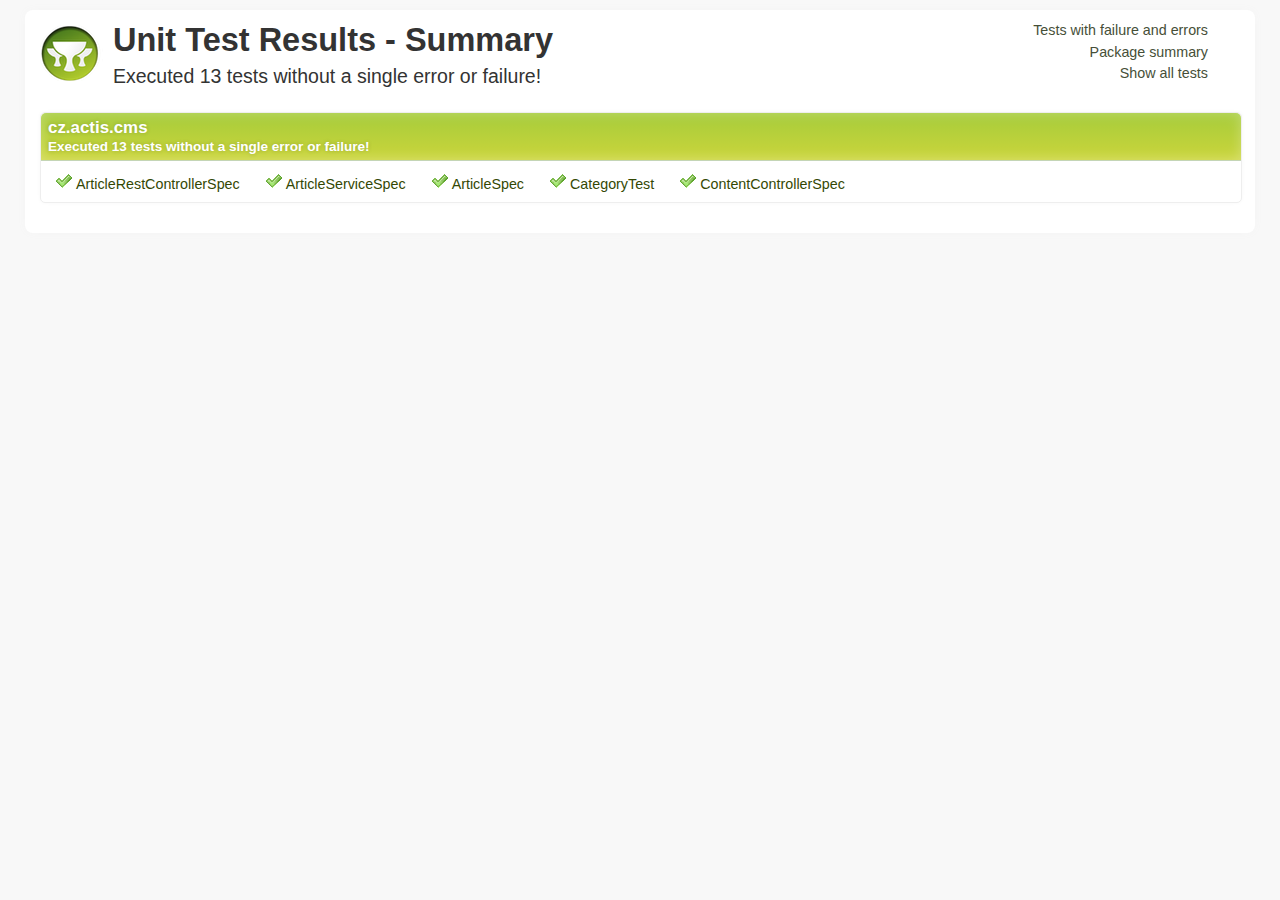
<file: target/test-reports/html/index.html>
<!DOCTYPE html><html xmlns:lxslt="http://xml.apache.org/xslt" xmlns:stringutils="xalan://org.apache.tools.ant.util.StringUtils">
<head>
<META http-equiv="Content-Type" content="text/html; charset=utf-8">
<title>
        Unit Test Results
     - Package summary</title>
<link href="stylesheet.css" rel="stylesheet" type="text/css">
</head>
<body>
<div id="report" class="container container_8">
<div class="grid_6 alpha">
<div class="grailslogo"></div>
<h1>
        Unit Test Results
    - Summary </h1>
<p class="intro">
                        Executed
                        13
                        tests
                    
                        without a single error or failure!
                    </p>
</div>
<div class="grid_2 omega">
<nav id="navigationlinks">
<p>
<a href="failed.html">
                    Tests with failure and errors
                </a>
</p>
<p>
<a href="index.html">
                    Package summary
                </a>
</p>
<p>
<a href="all.html">
                    Show all tests
                </a>
</p>
</nav>
</div>
<div class="clear"></div>
<div class="testsuite success">
<div class="header">
<h2>cz.actis.cms</h2>
<h3>
                        Executed
                        13
                        tests
                    
                        without a single error or failure!
                    </h3>
</div>
<ul class="clearfix">
<li class="packagelink success">
<a href="cz/actis/cms/0_ArticleRestControllerSpec.html" title="1 tests executed in 1.429 seconds."><span class="icon success"></span>ArticleRestControllerSpec</a>
</li>
<li class="packagelink success">
<a href="cz/actis/cms/1_ArticleServiceSpec.html" title="4 tests executed in 2.834 seconds."><span class="icon success"></span>ArticleServiceSpec</a>
</li>
<li class="packagelink success">
<a href="cz/actis/cms/2_ArticleSpec.html" title="1 tests executed in 1.565 seconds."><span class="icon success"></span>ArticleSpec</a>
</li>
<li class="packagelink success">
<a href="cz/actis/cms/3_CategoryTest.html" title="2 tests executed in 5.664 seconds."><span class="icon success"></span>CategoryTest</a>
</li>
<li class="packagelink success">
<a href="cz/actis/cms/4_ContentControllerSpec.html" title="5 tests executed in 3.602 seconds."><span class="icon success"></span>ContentControllerSpec</a>
</li>
</ul>
</div>
<div class="clear"></div>
</div>
</body>
</html>
</file>
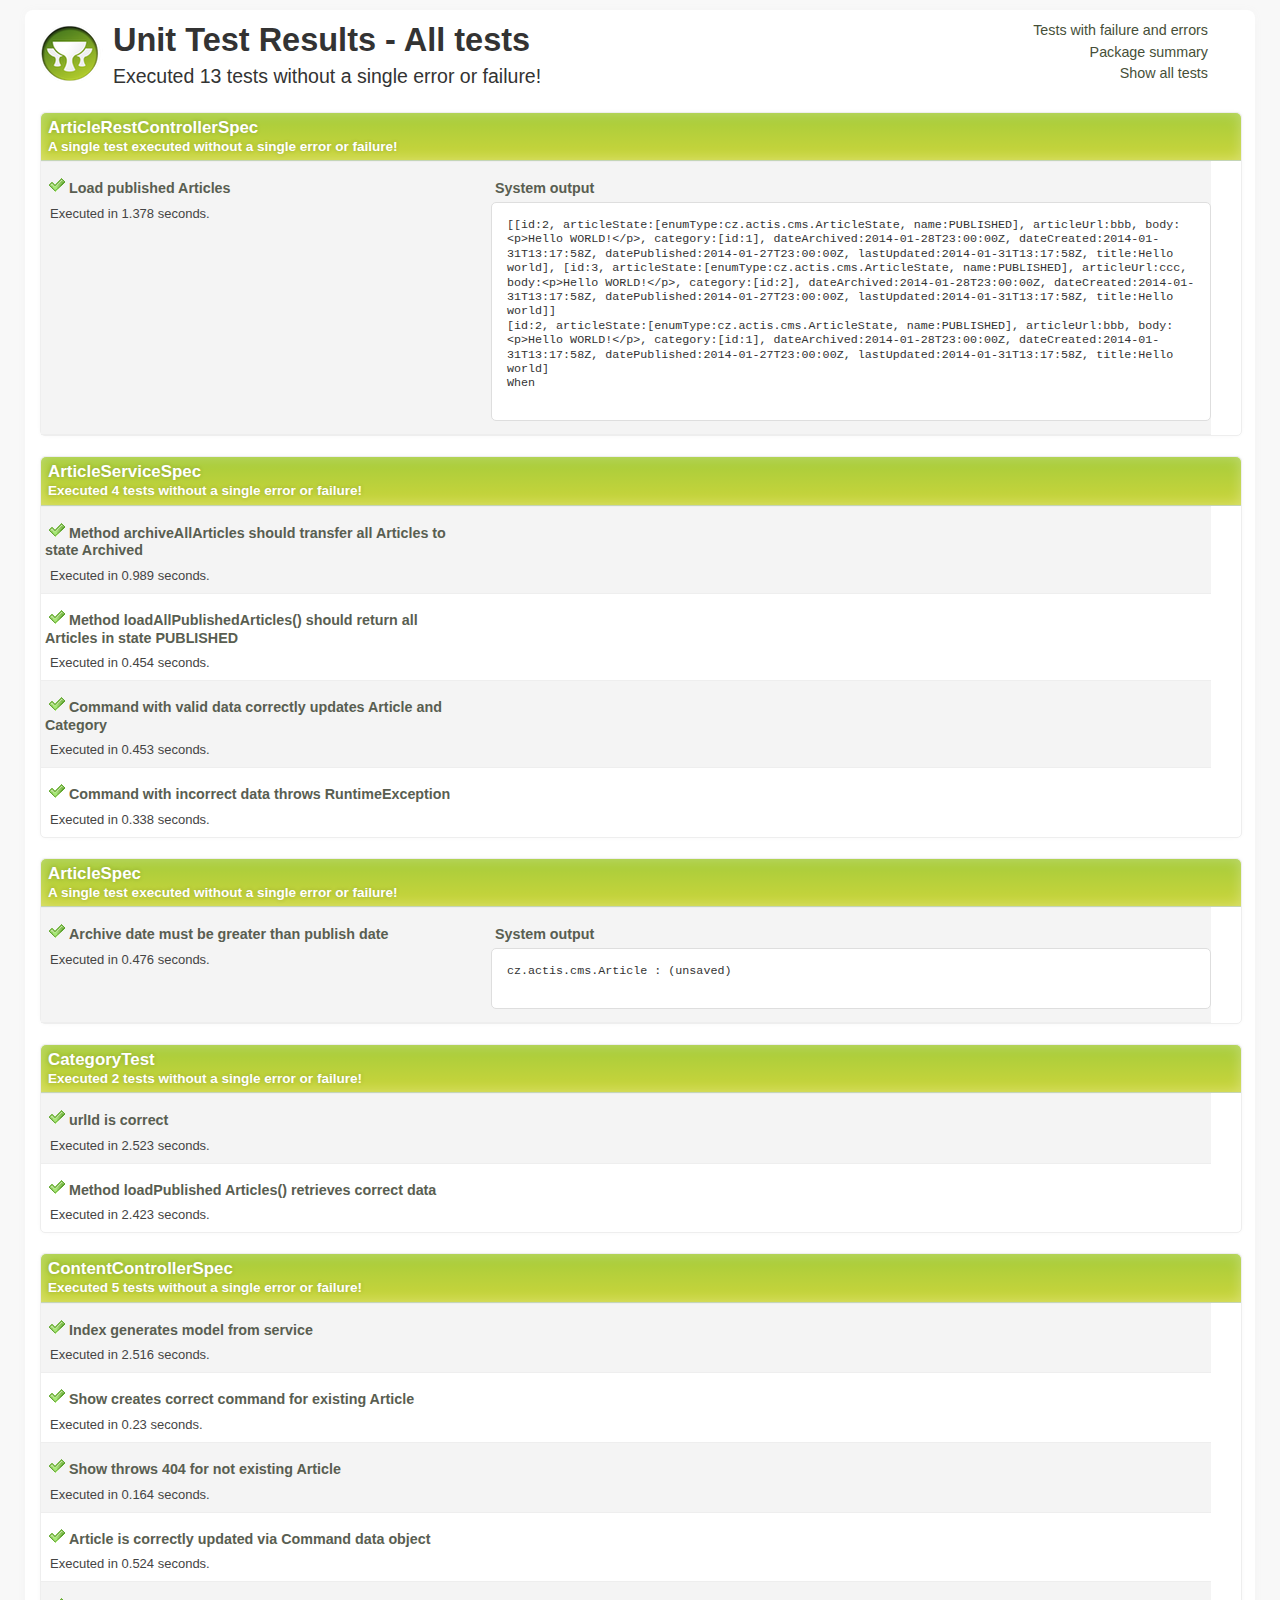
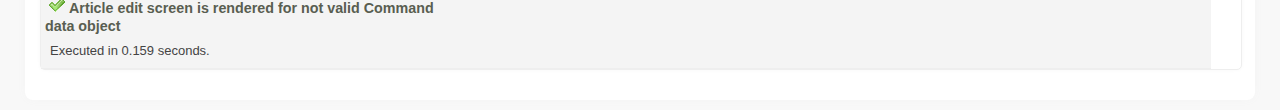
<file: target/test-reports/html/all.html>
<!DOCTYPE html><html xmlns:lxslt="http://xml.apache.org/xslt" xmlns:stringutils="xalan://org.apache.tools.ant.util.StringUtils">
<head>
<META http-equiv="Content-Type" content="text/html; charset=utf-8">
<title>
        Unit Test Results
     - All tests</title>
<link href="stylesheet.css" rel="stylesheet" type="text/css">
</head>
<body>
<div id="report" class="container container_8">
<div class="grid_6 alpha">
<div class="grailslogo"></div>
<h1>
        Unit Test Results
     - All tests </h1>
<p class="intro">
                        Executed
                        13
                        tests
                    
                        without a single error or failure!
                    </p>
</div>
<div class="grid_2 omega">
<nav id="navigationlinks">
<p>
<a href="failed.html">
                    Tests with failure and errors
                </a>
</p>
<p>
<a href="index.html">
                    Package summary
                </a>
</p>
<p>
<a href="all.html">
                    Show all tests
                </a>
</p>
</nav>
</div>
<div class="clear"></div>
<div class="testsuite success">
<div class="header">
<h2>ArticleRestControllerSpec</h2>
<h3>
                        A single test executed
                    
                        without a single error or failure!
                    </h3>
</div>
<div class="testcase clearfix success grid_8 alpha omega" data-name="Load published Articles">
<div class="grid_3 alpha">
<p>
<span class="icon success"></span><b class="testname message success">Load published Articles</b>
</p>
<p class="summary">Executed in 1.378 seconds.</p>
</div>
<div class="grid_5 omega outputinfo"></div>
<div class="clear"></div>
</div>
<div class="clearfix output footer">
<div class="sysout">
<h2>Standard output</h2>
<pre class="stdout">--Output from Load published Articles--
[[id:2, articleState:[enumType:cz.actis.cms.ArticleState, name:PUBLISHED], articleUrl:bbb, body:&lt;p&gt;Hello WORLD!&lt;/p&gt;, category:[id:1], dateArchived:2014-01-28T23:00:00Z, dateCreated:2014-01-31T13:17:58Z, datePublished:2014-01-27T23:00:00Z, lastUpdated:2014-01-31T13:17:58Z, title:Hello world], [id:3, articleState:[enumType:cz.actis.cms.ArticleState, name:PUBLISHED], articleUrl:ccc, body:&lt;p&gt;Hello WORLD!&lt;/p&gt;, category:[id:2], dateArchived:2014-01-28T23:00:00Z, dateCreated:2014-01-31T13:17:58Z, datePublished:2014-01-27T23:00:00Z, lastUpdated:2014-01-31T13:17:58Z, title:Hello world]]
[id:2, articleState:[enumType:cz.actis.cms.ArticleState, name:PUBLISHED], articleUrl:bbb, body:&lt;p&gt;Hello WORLD!&lt;/p&gt;, category:[id:1], dateArchived:2014-01-28T23:00:00Z, dateCreated:2014-01-31T13:17:58Z, datePublished:2014-01-27T23:00:00Z, lastUpdated:2014-01-31T13:17:58Z, title:Hello world]
When
</pre>
</div>
<div class="syserr">
<h2>System error</h2>
<pre class="syserr">--Output from Load published Articles--
</pre>
</div>
</div>
<div class="clear"></div>
</div>
<div class="testsuite success">
<div class="header">
<h2>ArticleServiceSpec</h2>
<h3>
                        Executed
                        4
                        tests
                    
                        without a single error or failure!
                    </h3>
</div>
<div class="testcase clearfix success grid_8 alpha omega" data-name="Method archiveAllArticles should transfer all Articles to state Archived">
<div class="grid_3 alpha">
<p>
<span class="icon success"></span><b class="testname message success">Method archiveAllArticles should transfer all Articles to state Archived</b>
</p>
<p class="summary">Executed in 0.989 seconds.</p>
</div>
<div class="grid_5 omega outputinfo"></div>
<div class="clear"></div>
</div>
<div class="testcase clearfix success grid_8 alpha omega" data-name="Method loadAllPublishedArticles() should return all Articles in state PUBLISHED">
<div class="grid_3 alpha">
<p>
<span class="icon success"></span><b class="testname message success">Method loadAllPublishedArticles() should return all Articles in state PUBLISHED</b>
</p>
<p class="summary">Executed in 0.454 seconds.</p>
</div>
<div class="grid_5 omega outputinfo"></div>
<div class="clear"></div>
</div>
<div class="testcase clearfix success grid_8 alpha omega" data-name="Command with valid data correctly updates Article and Category">
<div class="grid_3 alpha">
<p>
<span class="icon success"></span><b class="testname message success">Command with valid data correctly updates Article and Category</b>
</p>
<p class="summary">Executed in 0.453 seconds.</p>
</div>
<div class="grid_5 omega outputinfo"></div>
<div class="clear"></div>
</div>
<div class="testcase clearfix success grid_8 alpha omega" data-name="Command with incorrect data throws RuntimeException">
<div class="grid_3 alpha">
<p>
<span class="icon success"></span><b class="testname message success">Command with incorrect data throws RuntimeException</b>
</p>
<p class="summary">Executed in 0.338 seconds.</p>
</div>
<div class="grid_5 omega outputinfo"></div>
<div class="clear"></div>
</div>
<div class="clearfix output footer">
<div class="sysout">
<h2>Standard output</h2>
<pre class="stdout">--Output from Method archiveAllArticles should transfer all Articles to state Archived--
--Output from Method loadAllPublishedArticles() should return all Articles in state PUBLISHED--
--Output from Command with valid data correctly updates Article and Category--
--Output from Command with incorrect data throws RuntimeException--
</pre>
</div>
<div class="syserr">
<h2>System error</h2>
<pre class="syserr">--Output from Method archiveAllArticles should transfer all Articles to state Archived--
--Output from Method loadAllPublishedArticles() should return all Articles in state PUBLISHED--
--Output from Command with valid data correctly updates Article and Category--
--Output from Command with incorrect data throws RuntimeException--
</pre>
</div>
</div>
<div class="clear"></div>
</div>
<div class="testsuite success">
<div class="header">
<h2>ArticleSpec</h2>
<h3>
                        A single test executed
                    
                        without a single error or failure!
                    </h3>
</div>
<div class="testcase clearfix success grid_8 alpha omega" data-name="Archive date must be greater than publish date">
<div class="grid_3 alpha">
<p>
<span class="icon success"></span><b class="testname message success">Archive date must be greater than publish date</b>
</p>
<p class="summary">Executed in 0.476 seconds.</p>
</div>
<div class="grid_5 omega outputinfo"></div>
<div class="clear"></div>
</div>
<div class="clearfix output footer">
<div class="sysout">
<h2>Standard output</h2>
<pre class="stdout">--Output from Archive date must be greater than publish date--
cz.actis.cms.Article : (unsaved)
</pre>
</div>
<div class="syserr">
<h2>System error</h2>
<pre class="syserr">--Output from Archive date must be greater than publish date--
</pre>
</div>
</div>
<div class="clear"></div>
</div>
<div class="testsuite success">
<div class="header">
<h2>CategoryTest</h2>
<h3>
                        Executed
                        2
                        tests
                    
                        without a single error or failure!
                    </h3>
</div>
<div class="testcase clearfix success grid_8 alpha omega" data-name="urlId is correct">
<div class="grid_3 alpha">
<p>
<span class="icon success"></span><b class="testname message success">urlId is correct</b>
</p>
<p class="summary">Executed in 2.523 seconds.</p>
</div>
<div class="grid_5 omega outputinfo"></div>
<div class="clear"></div>
</div>
<div class="testcase clearfix success grid_8 alpha omega" data-name="Method loadPublished Articles() retrieves correct data">
<div class="grid_3 alpha">
<p>
<span class="icon success"></span><b class="testname message success">Method loadPublished Articles() retrieves correct data</b>
</p>
<p class="summary">Executed in 2.423 seconds.</p>
</div>
<div class="grid_5 omega outputinfo"></div>
<div class="clear"></div>
</div>
<div class="clearfix output footer">
<div class="sysout">
<h2>Standard output</h2>
<pre class="stdout">--Output from urlId is correct--
--Output from Method loadPublished Articles() retrieves correct data--
</pre>
</div>
<div class="syserr">
<h2>System error</h2>
<pre class="syserr">--Output from urlId is correct--
--Output from Method loadPublished Articles() retrieves correct data--
</pre>
</div>
</div>
<div class="clear"></div>
</div>
<div class="testsuite success">
<div class="header">
<h2>ContentControllerSpec</h2>
<h3>
                        Executed
                        5
                        tests
                    
                        without a single error or failure!
                    </h3>
</div>
<div class="testcase clearfix success grid_8 alpha omega" data-name="Index generates model from service">
<div class="grid_3 alpha">
<p>
<span class="icon success"></span><b class="testname message success">Index generates model from service</b>
</p>
<p class="summary">Executed in 2.516 seconds.</p>
</div>
<div class="grid_5 omega outputinfo"></div>
<div class="clear"></div>
</div>
<div class="testcase clearfix success grid_8 alpha omega" data-name="Show creates correct command for existing Article">
<div class="grid_3 alpha">
<p>
<span class="icon success"></span><b class="testname message success">Show creates correct command for existing Article</b>
</p>
<p class="summary">Executed in 0.23 seconds.</p>
</div>
<div class="grid_5 omega outputinfo"></div>
<div class="clear"></div>
</div>
<div class="testcase clearfix success grid_8 alpha omega" data-name="Show throws 404 for not existing Article">
<div class="grid_3 alpha">
<p>
<span class="icon success"></span><b class="testname message success">Show throws 404 for not existing Article</b>
</p>
<p class="summary">Executed in 0.164 seconds.</p>
</div>
<div class="grid_5 omega outputinfo"></div>
<div class="clear"></div>
</div>
<div class="testcase clearfix success grid_8 alpha omega" data-name="Article is correctly updated via Command data object">
<div class="grid_3 alpha">
<p>
<span class="icon success"></span><b class="testname message success">Article is correctly updated via Command data object</b>
</p>
<p class="summary">Executed in 0.524 seconds.</p>
</div>
<div class="grid_5 omega outputinfo"></div>
<div class="clear"></div>
</div>
<div class="testcase clearfix success grid_8 alpha omega" data-name="Article edit screen is rendered for not valid Command data object">
<div class="grid_3 alpha">
<p>
<span class="icon success"></span><b class="testname message success">Article edit screen is rendered for not valid Command data object</b>
</p>
<p class="summary">Executed in 0.159 seconds.</p>
</div>
<div class="grid_5 omega outputinfo"></div>
<div class="clear"></div>
</div>
<div class="clearfix output footer">
<div class="sysout">
<h2>Standard output</h2>
<pre class="stdout">--Output from Index generates model from service--
--Output from Show creates correct command for existing Article--
--Output from Show throws 404 for not existing Article--
--Output from Article is correctly updated via Command data object--
--Output from Article edit screen is rendered for not valid Command data object--
</pre>
</div>
<div class="syserr">
<h2>System error</h2>
<pre class="syserr">--Output from Index generates model from service--
--Output from Show creates correct command for existing Article--
--Output from Show throws 404 for not existing Article--
--Output from Article is correctly updated via Command data object--
--Output from Article edit screen is rendered for not valid Command data object--
</pre>
</div>
</div>
<div class="clear"></div>
</div>
<div class="clear"></div>
</div>
<!--
            Parses JUnit output and associates it with the corresponding test case
        -->
<script language="javascript">


/**
 * The JUnit report format is incredibly stuipd in the
 * sense that it accumulates output from all test methods
 * into a single xml node.
 */
(function() {

    var outputElements = findOutputElements();
    for (var i in outputElements) {
        var outputElement = outputElements[i];
        var textOutput = outputElement.element.firstChild.nodeValue;
        var header = outputElement.getHeader();
        appendTestMethodOutput(textOutput, header);
    }

    function findOutputElements() {
        var outputElements = [];
        var preElements = document.getElementsByTagName("pre");
        for (var i in preElements) {
            var preElement = preElements[i];
            var className = preElement.className || "";
            if (className.indexOf("stdout") >= 0) {
                var outputElement = new OutputElement(preElement, "output");
                outputElements.push(outputElement);
            } else if (className.indexOf("syserr") >= 0) {
                var outputElement = new OutputElement(preElement, "error");
                outputElements.push(outputElement);
            }
        }

        return outputElements;
    }

    function OutputElement(element, type) {
        this.element = element;
        this.type = type;

        this.getHeader = function() {
            if (type === "output") {
                return "System output";
            } else if ("error") {
                return "System error";
            }
        }
    }

    function appendTestMethodOutput(text, header) {
        var testOutput = new TestMethodOutput(header);

        var lines = text.split(/\r\n|\r|\n/);
        for (var i in lines) {
            var line = lines[i];
            var matches = line.match(/^--Output from (.*)--$/);
            if (matches !== null && matches.length == 2) {
                testOutput.flushToDom();
                testOutput.testName = matches[1];
            } else {
                testOutput.addLine(line);
            }
        }

        testOutput.flushToDom();
    }

    function TestMethodOutput(header) {
        this.header = header;
        this.testName = undefined;
        this.buffer = "";

        this.addLine = function(line) {
            this.buffer += line + "\n";
        }

        this.flushToDom = function() {
            if (this.testName !== undefined) {
                var domNode = getTestcaseElementByName(this.testName);
                if (domNode !== undefined && trimString(this.buffer).length > 0) {
                    this.appendTo(domNode);
                }

                this.reset();
            }
        }

        this.appendTo = function(domNode) {
            var node = document.createElement("div");
            node.innerHTML = '<p><b class="message">' + header + '</b></p>';

            var preNode = document.createElement("pre");
            preNode.appendChild(document.createTextNode(this.buffer));
            node.appendChild(preNode);

            var outputContainer = findElementByTagClassAndParent("div", "outputinfo", domNode);
            outputContainer.appendChild(node);
        }

        this.reset = function() {
            this.methodName = undefined;
            this.buffer = "";
        }
    }

    function getTestcaseElementByName(name) {
        var divElements = document.getElementsByTagName("div");
        var elementCount = divElements.length;
        for (var i=0; i<elementCount; i++) {
            var el = divElements[i];
            if (el.getAttribute("data-name") === name) {
                return el;
            }
        }
    }

    function findElementByTagClassAndParent(tagName, className, parentNode) {
        var elements = parentNode.getElementsByTagName(tagName);
        for (var i in elements) {
            var element = elements[i];

            // Not 100% correct, but good enough here
            if (element.className !== undefined && element.className.indexOf(className) >= 0) {
                return element;
            }
        }
    }

    function trimString(str) {
        return str.replace(/^\s\s*/, '').replace(/\s\s*$/, '');
    }

})();

        </script>
</body>
</html>
</file>
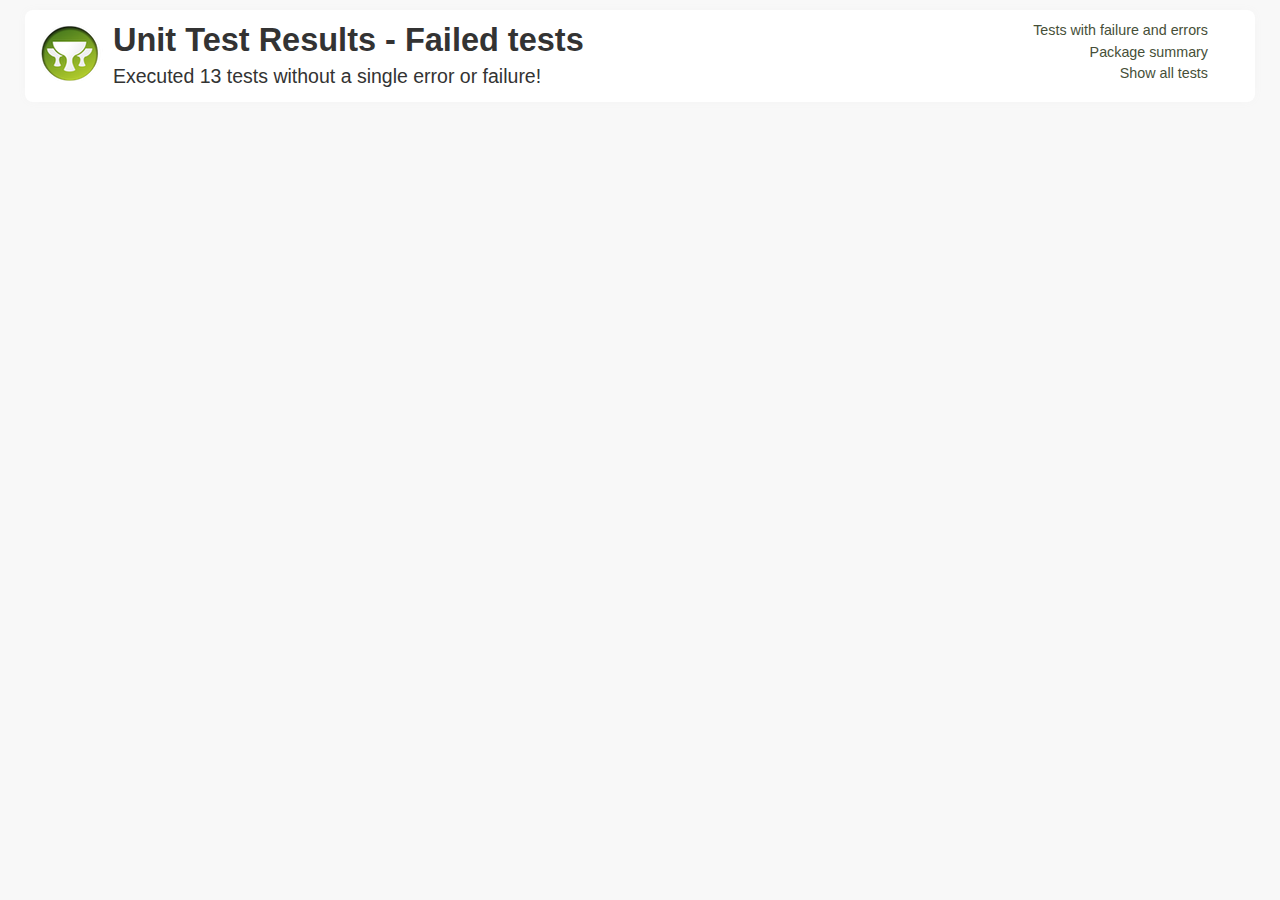
<file: target/test-reports/html/failed.html>
<!DOCTYPE html><html xmlns:lxslt="http://xml.apache.org/xslt" xmlns:stringutils="xalan://org.apache.tools.ant.util.StringUtils">
<head>
<META http-equiv="Content-Type" content="text/html; charset=utf-8">
<title>
        Unit Test Results
     - Failed tests</title>
<link href="stylesheet.css" rel="stylesheet" type="text/css">
</head>
<body>
<div id="report" class="container container_8">
<div class="grid_6 alpha">
<div class="grailslogo"></div>
<h1>
        Unit Test Results
     - Failed tests</h1>
<p class="intro">
                        Executed
                        13
                        tests
                    
                        without a single error or failure!
                    </p>
</div>
<div class="grid_2 omega">
<nav id="navigationlinks">
<p>
<a href="failed.html">
                    Tests with failure and errors
                </a>
</p>
<p>
<a href="index.html">
                    Package summary
                </a>
</p>
<p>
<a href="all.html">
                    Show all tests
                </a>
</p>
</nav>
</div>
<div class="clear"></div>
<div class="clear"></div>
</div>
<!--
            Parses JUnit output and associates it with the corresponding test case
        -->
<script language="javascript">


/**
 * The JUnit report format is incredibly stuipd in the
 * sense that it accumulates output from all test methods
 * into a single xml node.
 */
(function() {

    var outputElements = findOutputElements();
    for (var i in outputElements) {
        var outputElement = outputElements[i];
        var textOutput = outputElement.element.firstChild.nodeValue;
        var header = outputElement.getHeader();
        appendTestMethodOutput(textOutput, header);
    }

    function findOutputElements() {
        var outputElements = [];
        var preElements = document.getElementsByTagName("pre");
        for (var i in preElements) {
            var preElement = preElements[i];
            var className = preElement.className || "";
            if (className.indexOf("stdout") >= 0) {
                var outputElement = new OutputElement(preElement, "output");
                outputElements.push(outputElement);
            } else if (className.indexOf("syserr") >= 0) {
                var outputElement = new OutputElement(preElement, "error");
                outputElements.push(outputElement);
            }
        }

        return outputElements;
    }

    function OutputElement(element, type) {
        this.element = element;
        this.type = type;

        this.getHeader = function() {
            if (type === "output") {
                return "System output";
            } else if ("error") {
                return "System error";
            }
        }
    }

    function appendTestMethodOutput(text, header) {
        var testOutput = new TestMethodOutput(header);

        var lines = text.split(/\r\n|\r|\n/);
        for (var i in lines) {
            var line = lines[i];
            var matches = line.match(/^--Output from (.*)--$/);
            if (matches !== null && matches.length == 2) {
                testOutput.flushToDom();
                testOutput.testName = matches[1];
            } else {
                testOutput.addLine(line);
            }
        }

        testOutput.flushToDom();
    }

    function TestMethodOutput(header) {
        this.header = header;
        this.testName = undefined;
        this.buffer = "";

        this.addLine = function(line) {
            this.buffer += line + "\n";
        }

        this.flushToDom = function() {
            if (this.testName !== undefined) {
                var domNode = getTestcaseElementByName(this.testName);
                if (domNode !== undefined && trimString(this.buffer).length > 0) {
                    this.appendTo(domNode);
                }

                this.reset();
            }
        }

        this.appendTo = function(domNode) {
            var node = document.createElement("div");
            node.innerHTML = '<p><b class="message">' + header + '</b></p>';

            var preNode = document.createElement("pre");
            preNode.appendChild(document.createTextNode(this.buffer));
            node.appendChild(preNode);

            var outputContainer = findElementByTagClassAndParent("div", "outputinfo", domNode);
            outputContainer.appendChild(node);
        }

        this.reset = function() {
            this.methodName = undefined;
            this.buffer = "";
        }
    }

    function getTestcaseElementByName(name) {
        var divElements = document.getElementsByTagName("div");
        var elementCount = divElements.length;
        for (var i=0; i<elementCount; i++) {
            var el = divElements[i];
            if (el.getAttribute("data-name") === name) {
                return el;
            }
        }
    }

    function findElementByTagClassAndParent(tagName, className, parentNode) {
        var elements = parentNode.getElementsByTagName(tagName);
        for (var i in elements) {
            var element = elements[i];

            // Not 100% correct, but good enough here
            if (element.className !== undefined && element.className.indexOf(className) >= 0) {
                return element;
            }
        }
    }

    function trimString(str) {
        return str.replace(/^\s\s*/, '').replace(/\s\s*$/, '');
    }

})();

        </script>
</body>
</html>
</file>
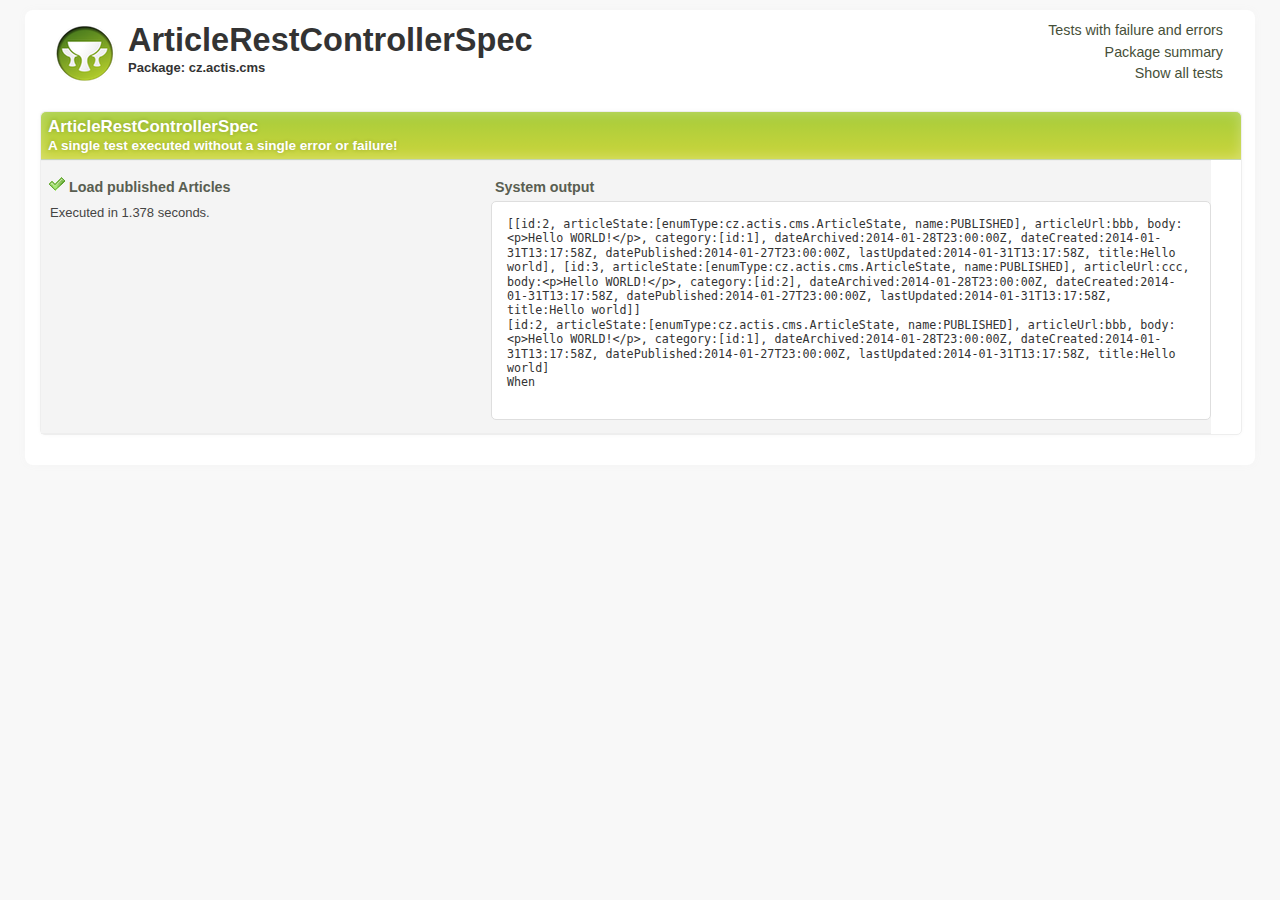
<file: target/test-reports/html/cz/actis/cms/0_ArticleRestControllerSpec.html>
<!DOCTYPE html><html xmlns:lxslt="http://xml.apache.org/xslt" xmlns:stringutils="xalan://org.apache.tools.ant.util.StringUtils">
<head>
<META http-equiv="Content-Type" content="text/html; charset=utf-8">
<title>
                    Test - ArticleRestControllerSpec</title>
<link rel="shortcut icon" href="http://grails.org/images/favicon.ico" type="image/x-icon">
<link rel="stylesheet" type="text/css" title="Style" href="../../../stylesheet.css">
</head>
<body>
<div class="container container_8" id="report">
<div class="grid_6">
<a title="Home" href="../../../index.html">
<div class="grailslogo"></div>
</a>
<h1>ArticleRestControllerSpec</h1>
<h2>Package: cz.actis.cms</h2>
</div>
<div class="grid_2">
<nav id="navigationlinks">
<p>
<a href="../../../failed.html">
                    Tests with failure and errors
                </a>
</p>
<p>
<a href="../../../index.html">
                    Package summary
                </a>
</p>
<p>
<a href="../../../all.html">
                    Show all tests
                </a>
</p>
</nav>
</div>
<div class="clear"></div>
<div class="testsuite success">
<div class="header">
<h2>ArticleRestControllerSpec</h2>
<h3>
                        A single test executed
                    
                        without a single error or failure!
                    </h3>
</div>
<div class="testcase clearfix success grid_8 alpha omega" data-name="Load published Articles">
<div class="grid_3 alpha">
<p>
<span class="icon success"></span><b class="testname message success">Load published Articles</b>
</p>
<p class="summary">Executed in 1.378 seconds.</p>
</div>
<div class="grid_5 omega outputinfo"></div>
<div class="clear"></div>
</div>
<div class="clearfix output footer">
<div class="sysout">
<h2>Standard output</h2>
<pre class="stdout">--Output from Load published Articles--
[[id:2, articleState:[enumType:cz.actis.cms.ArticleState, name:PUBLISHED], articleUrl:bbb, body:&lt;p&gt;Hello WORLD!&lt;/p&gt;, category:[id:1], dateArchived:2014-01-28T23:00:00Z, dateCreated:2014-01-31T13:17:58Z, datePublished:2014-01-27T23:00:00Z, lastUpdated:2014-01-31T13:17:58Z, title:Hello world], [id:3, articleState:[enumType:cz.actis.cms.ArticleState, name:PUBLISHED], articleUrl:ccc, body:&lt;p&gt;Hello WORLD!&lt;/p&gt;, category:[id:2], dateArchived:2014-01-28T23:00:00Z, dateCreated:2014-01-31T13:17:58Z, datePublished:2014-01-27T23:00:00Z, lastUpdated:2014-01-31T13:17:58Z, title:Hello world]]
[id:2, articleState:[enumType:cz.actis.cms.ArticleState, name:PUBLISHED], articleUrl:bbb, body:&lt;p&gt;Hello WORLD!&lt;/p&gt;, category:[id:1], dateArchived:2014-01-28T23:00:00Z, dateCreated:2014-01-31T13:17:58Z, datePublished:2014-01-27T23:00:00Z, lastUpdated:2014-01-31T13:17:58Z, title:Hello world]
When
</pre>
</div>
<div class="syserr">
<h2>System error</h2>
<pre class="syserr">--Output from Load published Articles--
</pre>
</div>
</div>
<div class="clear"></div>
</div>
<div class="clear"></div>
</div>
<!--
            Parses JUnit output and associates it with the corresponding test case
        -->
<script language="javascript">


/**
 * The JUnit report format is incredibly stuipd in the
 * sense that it accumulates output from all test methods
 * into a single xml node.
 */
(function() {

    var outputElements = findOutputElements();
    for (var i in outputElements) {
        var outputElement = outputElements[i];
        var textOutput = outputElement.element.firstChild.nodeValue;
        var header = outputElement.getHeader();
        appendTestMethodOutput(textOutput, header);
    }

    function findOutputElements() {
        var outputElements = [];
        var preElements = document.getElementsByTagName("pre");
        for (var i in preElements) {
            var preElement = preElements[i];
            var className = preElement.className || "";
            if (className.indexOf("stdout") >= 0) {
                var outputElement = new OutputElement(preElement, "output");
                outputElements.push(outputElement);
            } else if (className.indexOf("syserr") >= 0) {
                var outputElement = new OutputElement(preElement, "error");
                outputElements.push(outputElement);
            }
        }

        return outputElements;
    }

    function OutputElement(element, type) {
        this.element = element;
        this.type = type;

        this.getHeader = function() {
            if (type === "output") {
                return "System output";
            } else if ("error") {
                return "System error";
            }
        }
    }

    function appendTestMethodOutput(text, header) {
        var testOutput = new TestMethodOutput(header);

        var lines = text.split(/\r\n|\r|\n/);
        for (var i in lines) {
            var line = lines[i];
            var matches = line.match(/^--Output from (.*)--$/);
            if (matches !== null && matches.length == 2) {
                testOutput.flushToDom();
                testOutput.testName = matches[1];
            } else {
                testOutput.addLine(line);
            }
        }

        testOutput.flushToDom();
    }

    function TestMethodOutput(header) {
        this.header = header;
        this.testName = undefined;
        this.buffer = "";

        this.addLine = function(line) {
            this.buffer += line + "\n";
        }

        this.flushToDom = function() {
            if (this.testName !== undefined) {
                var domNode = getTestcaseElementByName(this.testName);
                if (domNode !== undefined && trimString(this.buffer).length > 0) {
                    this.appendTo(domNode);
                }

                this.reset();
            }
        }

        this.appendTo = function(domNode) {
            var node = document.createElement("div");
            node.innerHTML = '<p><b class="message">' + header + '</b></p>';

            var preNode = document.createElement("pre");
            preNode.appendChild(document.createTextNode(this.buffer));
            node.appendChild(preNode);

            var outputContainer = findElementByTagClassAndParent("div", "outputinfo", domNode);
            outputContainer.appendChild(node);
        }

        this.reset = function() {
            this.methodName = undefined;
            this.buffer = "";
        }
    }

    function getTestcaseElementByName(name) {
        var divElements = document.getElementsByTagName("div");
        var elementCount = divElements.length;
        for (var i=0; i<elementCount; i++) {
            var el = divElements[i];
            if (el.getAttribute("data-name") === name) {
                return el;
            }
        }
    }

    function findElementByTagClassAndParent(tagName, className, parentNode) {
        var elements = parentNode.getElementsByTagName(tagName);
        for (var i in elements) {
            var element = elements[i];

            // Not 100% correct, but good enough here
            if (element.className !== undefined && element.className.indexOf(className) >= 0) {
                return element;
            }
        }
    }

    function trimString(str) {
        return str.replace(/^\s\s*/, '').replace(/\s\s*$/, '');
    }

})();

        </script>
</body>
</html>
</file>
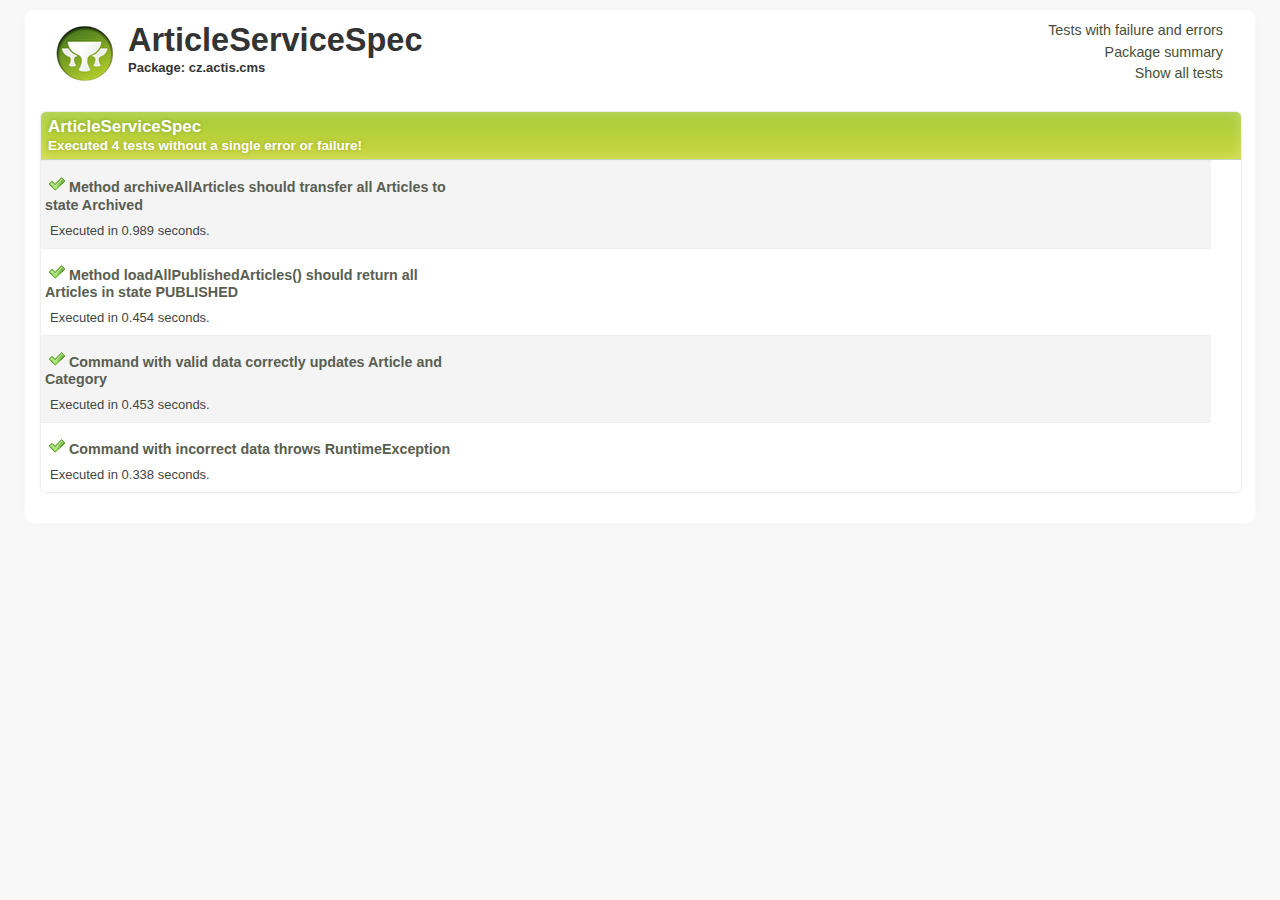
<file: target/test-reports/html/cz/actis/cms/1_ArticleServiceSpec.html>
<!DOCTYPE html><html xmlns:lxslt="http://xml.apache.org/xslt" xmlns:stringutils="xalan://org.apache.tools.ant.util.StringUtils">
<head>
<META http-equiv="Content-Type" content="text/html; charset=utf-8">
<title>
                    Test - ArticleServiceSpec</title>
<link rel="shortcut icon" href="http://grails.org/images/favicon.ico" type="image/x-icon">
<link rel="stylesheet" type="text/css" title="Style" href="../../../stylesheet.css">
</head>
<body>
<div class="container container_8" id="report">
<div class="grid_6">
<a title="Home" href="../../../index.html">
<div class="grailslogo"></div>
</a>
<h1>ArticleServiceSpec</h1>
<h2>Package: cz.actis.cms</h2>
</div>
<div class="grid_2">
<nav id="navigationlinks">
<p>
<a href="../../../failed.html">
                    Tests with failure and errors
                </a>
</p>
<p>
<a href="../../../index.html">
                    Package summary
                </a>
</p>
<p>
<a href="../../../all.html">
                    Show all tests
                </a>
</p>
</nav>
</div>
<div class="clear"></div>
<div class="testsuite success">
<div class="header">
<h2>ArticleServiceSpec</h2>
<h3>
                        Executed
                        4
                        tests
                    
                        without a single error or failure!
                    </h3>
</div>
<div class="testcase clearfix success grid_8 alpha omega" data-name="Method archiveAllArticles should transfer all Articles to state Archived">
<div class="grid_3 alpha">
<p>
<span class="icon success"></span><b class="testname message success">Method archiveAllArticles should transfer all Articles to state Archived</b>
</p>
<p class="summary">Executed in 0.989 seconds.</p>
</div>
<div class="grid_5 omega outputinfo"></div>
<div class="clear"></div>
</div>
<div class="testcase clearfix success grid_8 alpha omega" data-name="Method loadAllPublishedArticles() should return all Articles in state PUBLISHED">
<div class="grid_3 alpha">
<p>
<span class="icon success"></span><b class="testname message success">Method loadAllPublishedArticles() should return all Articles in state PUBLISHED</b>
</p>
<p class="summary">Executed in 0.454 seconds.</p>
</div>
<div class="grid_5 omega outputinfo"></div>
<div class="clear"></div>
</div>
<div class="testcase clearfix success grid_8 alpha omega" data-name="Command with valid data correctly updates Article and Category">
<div class="grid_3 alpha">
<p>
<span class="icon success"></span><b class="testname message success">Command with valid data correctly updates Article and Category</b>
</p>
<p class="summary">Executed in 0.453 seconds.</p>
</div>
<div class="grid_5 omega outputinfo"></div>
<div class="clear"></div>
</div>
<div class="testcase clearfix success grid_8 alpha omega" data-name="Command with incorrect data throws RuntimeException">
<div class="grid_3 alpha">
<p>
<span class="icon success"></span><b class="testname message success">Command with incorrect data throws RuntimeException</b>
</p>
<p class="summary">Executed in 0.338 seconds.</p>
</div>
<div class="grid_5 omega outputinfo"></div>
<div class="clear"></div>
</div>
<div class="clearfix output footer">
<div class="sysout">
<h2>Standard output</h2>
<pre class="stdout">--Output from Method archiveAllArticles should transfer all Articles to state Archived--
--Output from Method loadAllPublishedArticles() should return all Articles in state PUBLISHED--
--Output from Command with valid data correctly updates Article and Category--
--Output from Command with incorrect data throws RuntimeException--
</pre>
</div>
<div class="syserr">
<h2>System error</h2>
<pre class="syserr">--Output from Method archiveAllArticles should transfer all Articles to state Archived--
--Output from Method loadAllPublishedArticles() should return all Articles in state PUBLISHED--
--Output from Command with valid data correctly updates Article and Category--
--Output from Command with incorrect data throws RuntimeException--
</pre>
</div>
</div>
<div class="clear"></div>
</div>
<div class="clear"></div>
</div>
<!--
            Parses JUnit output and associates it with the corresponding test case
        -->
<script language="javascript">


/**
 * The JUnit report format is incredibly stuipd in the
 * sense that it accumulates output from all test methods
 * into a single xml node.
 */
(function() {

    var outputElements = findOutputElements();
    for (var i in outputElements) {
        var outputElement = outputElements[i];
        var textOutput = outputElement.element.firstChild.nodeValue;
        var header = outputElement.getHeader();
        appendTestMethodOutput(textOutput, header);
    }

    function findOutputElements() {
        var outputElements = [];
        var preElements = document.getElementsByTagName("pre");
        for (var i in preElements) {
            var preElement = preElements[i];
            var className = preElement.className || "";
            if (className.indexOf("stdout") >= 0) {
                var outputElement = new OutputElement(preElement, "output");
                outputElements.push(outputElement);
            } else if (className.indexOf("syserr") >= 0) {
                var outputElement = new OutputElement(preElement, "error");
                outputElements.push(outputElement);
            }
        }

        return outputElements;
    }

    function OutputElement(element, type) {
        this.element = element;
        this.type = type;

        this.getHeader = function() {
            if (type === "output") {
                return "System output";
            } else if ("error") {
                return "System error";
            }
        }
    }

    function appendTestMethodOutput(text, header) {
        var testOutput = new TestMethodOutput(header);

        var lines = text.split(/\r\n|\r|\n/);
        for (var i in lines) {
            var line = lines[i];
            var matches = line.match(/^--Output from (.*)--$/);
            if (matches !== null && matches.length == 2) {
                testOutput.flushToDom();
                testOutput.testName = matches[1];
            } else {
                testOutput.addLine(line);
            }
        }

        testOutput.flushToDom();
    }

    function TestMethodOutput(header) {
        this.header = header;
        this.testName = undefined;
        this.buffer = "";

        this.addLine = function(line) {
            this.buffer += line + "\n";
        }

        this.flushToDom = function() {
            if (this.testName !== undefined) {
                var domNode = getTestcaseElementByName(this.testName);
                if (domNode !== undefined && trimString(this.buffer).length > 0) {
                    this.appendTo(domNode);
                }

                this.reset();
            }
        }

        this.appendTo = function(domNode) {
            var node = document.createElement("div");
            node.innerHTML = '<p><b class="message">' + header + '</b></p>';

            var preNode = document.createElement("pre");
            preNode.appendChild(document.createTextNode(this.buffer));
            node.appendChild(preNode);

            var outputContainer = findElementByTagClassAndParent("div", "outputinfo", domNode);
            outputContainer.appendChild(node);
        }

        this.reset = function() {
            this.methodName = undefined;
            this.buffer = "";
        }
    }

    function getTestcaseElementByName(name) {
        var divElements = document.getElementsByTagName("div");
        var elementCount = divElements.length;
        for (var i=0; i<elementCount; i++) {
            var el = divElements[i];
            if (el.getAttribute("data-name") === name) {
                return el;
            }
        }
    }

    function findElementByTagClassAndParent(tagName, className, parentNode) {
        var elements = parentNode.getElementsByTagName(tagName);
        for (var i in elements) {
            var element = elements[i];

            // Not 100% correct, but good enough here
            if (element.className !== undefined && element.className.indexOf(className) >= 0) {
                return element;
            }
        }
    }

    function trimString(str) {
        return str.replace(/^\s\s*/, '').replace(/\s\s*$/, '');
    }

})();

        </script>
</body>
</html>
</file>
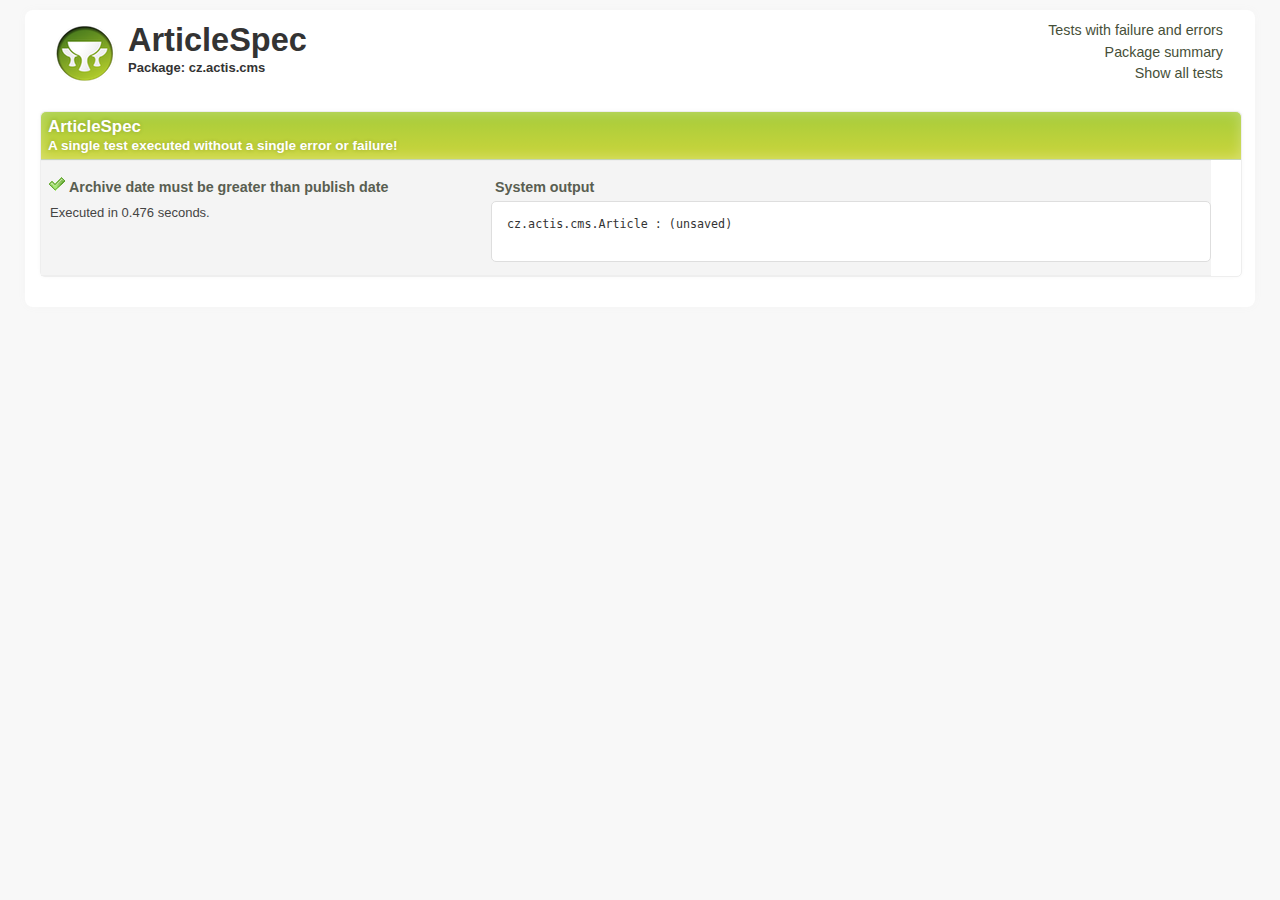
<file: target/test-reports/html/cz/actis/cms/2_ArticleSpec.html>
<!DOCTYPE html><html xmlns:lxslt="http://xml.apache.org/xslt" xmlns:stringutils="xalan://org.apache.tools.ant.util.StringUtils">
<head>
<META http-equiv="Content-Type" content="text/html; charset=utf-8">
<title>
                    Test - ArticleSpec</title>
<link rel="shortcut icon" href="http://grails.org/images/favicon.ico" type="image/x-icon">
<link rel="stylesheet" type="text/css" title="Style" href="../../../stylesheet.css">
</head>
<body>
<div class="container container_8" id="report">
<div class="grid_6">
<a title="Home" href="../../../index.html">
<div class="grailslogo"></div>
</a>
<h1>ArticleSpec</h1>
<h2>Package: cz.actis.cms</h2>
</div>
<div class="grid_2">
<nav id="navigationlinks">
<p>
<a href="../../../failed.html">
                    Tests with failure and errors
                </a>
</p>
<p>
<a href="../../../index.html">
                    Package summary
                </a>
</p>
<p>
<a href="../../../all.html">
                    Show all tests
                </a>
</p>
</nav>
</div>
<div class="clear"></div>
<div class="testsuite success">
<div class="header">
<h2>ArticleSpec</h2>
<h3>
                        A single test executed
                    
                        without a single error or failure!
                    </h3>
</div>
<div class="testcase clearfix success grid_8 alpha omega" data-name="Archive date must be greater than publish date">
<div class="grid_3 alpha">
<p>
<span class="icon success"></span><b class="testname message success">Archive date must be greater than publish date</b>
</p>
<p class="summary">Executed in 0.476 seconds.</p>
</div>
<div class="grid_5 omega outputinfo"></div>
<div class="clear"></div>
</div>
<div class="clearfix output footer">
<div class="sysout">
<h2>Standard output</h2>
<pre class="stdout">--Output from Archive date must be greater than publish date--
cz.actis.cms.Article : (unsaved)
</pre>
</div>
<div class="syserr">
<h2>System error</h2>
<pre class="syserr">--Output from Archive date must be greater than publish date--
</pre>
</div>
</div>
<div class="clear"></div>
</div>
<div class="clear"></div>
</div>
<!--
            Parses JUnit output and associates it with the corresponding test case
        -->
<script language="javascript">


/**
 * The JUnit report format is incredibly stuipd in the
 * sense that it accumulates output from all test methods
 * into a single xml node.
 */
(function() {

    var outputElements = findOutputElements();
    for (var i in outputElements) {
        var outputElement = outputElements[i];
        var textOutput = outputElement.element.firstChild.nodeValue;
        var header = outputElement.getHeader();
        appendTestMethodOutput(textOutput, header);
    }

    function findOutputElements() {
        var outputElements = [];
        var preElements = document.getElementsByTagName("pre");
        for (var i in preElements) {
            var preElement = preElements[i];
            var className = preElement.className || "";
            if (className.indexOf("stdout") >= 0) {
                var outputElement = new OutputElement(preElement, "output");
                outputElements.push(outputElement);
            } else if (className.indexOf("syserr") >= 0) {
                var outputElement = new OutputElement(preElement, "error");
                outputElements.push(outputElement);
            }
        }

        return outputElements;
    }

    function OutputElement(element, type) {
        this.element = element;
        this.type = type;

        this.getHeader = function() {
            if (type === "output") {
                return "System output";
            } else if ("error") {
                return "System error";
            }
        }
    }

    function appendTestMethodOutput(text, header) {
        var testOutput = new TestMethodOutput(header);

        var lines = text.split(/\r\n|\r|\n/);
        for (var i in lines) {
            var line = lines[i];
            var matches = line.match(/^--Output from (.*)--$/);
            if (matches !== null && matches.length == 2) {
                testOutput.flushToDom();
                testOutput.testName = matches[1];
            } else {
                testOutput.addLine(line);
            }
        }

        testOutput.flushToDom();
    }

    function TestMethodOutput(header) {
        this.header = header;
        this.testName = undefined;
        this.buffer = "";

        this.addLine = function(line) {
            this.buffer += line + "\n";
        }

        this.flushToDom = function() {
            if (this.testName !== undefined) {
                var domNode = getTestcaseElementByName(this.testName);
                if (domNode !== undefined && trimString(this.buffer).length > 0) {
                    this.appendTo(domNode);
                }

                this.reset();
            }
        }

        this.appendTo = function(domNode) {
            var node = document.createElement("div");
            node.innerHTML = '<p><b class="message">' + header + '</b></p>';

            var preNode = document.createElement("pre");
            preNode.appendChild(document.createTextNode(this.buffer));
            node.appendChild(preNode);

            var outputContainer = findElementByTagClassAndParent("div", "outputinfo", domNode);
            outputContainer.appendChild(node);
        }

        this.reset = function() {
            this.methodName = undefined;
            this.buffer = "";
        }
    }

    function getTestcaseElementByName(name) {
        var divElements = document.getElementsByTagName("div");
        var elementCount = divElements.length;
        for (var i=0; i<elementCount; i++) {
            var el = divElements[i];
            if (el.getAttribute("data-name") === name) {
                return el;
            }
        }
    }

    function findElementByTagClassAndParent(tagName, className, parentNode) {
        var elements = parentNode.getElementsByTagName(tagName);
        for (var i in elements) {
            var element = elements[i];

            // Not 100% correct, but good enough here
            if (element.className !== undefined && element.className.indexOf(className) >= 0) {
                return element;
            }
        }
    }

    function trimString(str) {
        return str.replace(/^\s\s*/, '').replace(/\s\s*$/, '');
    }

})();

        </script>
</body>
</html>
</file>
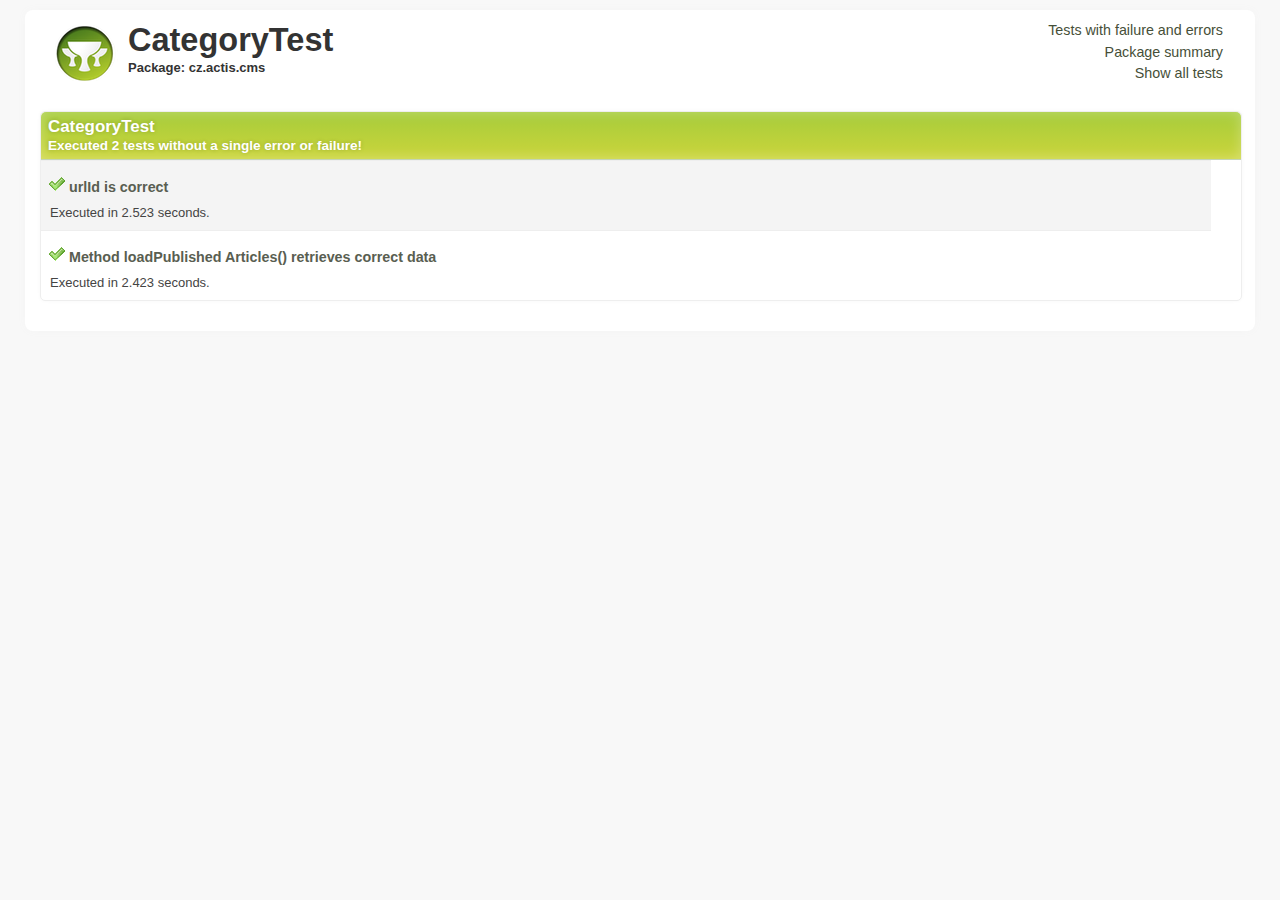
<file: target/test-reports/html/cz/actis/cms/3_CategoryTest.html>
<!DOCTYPE html><html xmlns:lxslt="http://xml.apache.org/xslt" xmlns:stringutils="xalan://org.apache.tools.ant.util.StringUtils">
<head>
<META http-equiv="Content-Type" content="text/html; charset=utf-8">
<title>
                    Test - CategoryTest</title>
<link rel="shortcut icon" href="http://grails.org/images/favicon.ico" type="image/x-icon">
<link rel="stylesheet" type="text/css" title="Style" href="../../../stylesheet.css">
</head>
<body>
<div class="container container_8" id="report">
<div class="grid_6">
<a title="Home" href="../../../index.html">
<div class="grailslogo"></div>
</a>
<h1>CategoryTest</h1>
<h2>Package: cz.actis.cms</h2>
</div>
<div class="grid_2">
<nav id="navigationlinks">
<p>
<a href="../../../failed.html">
                    Tests with failure and errors
                </a>
</p>
<p>
<a href="../../../index.html">
                    Package summary
                </a>
</p>
<p>
<a href="../../../all.html">
                    Show all tests
                </a>
</p>
</nav>
</div>
<div class="clear"></div>
<div class="testsuite success">
<div class="header">
<h2>CategoryTest</h2>
<h3>
                        Executed
                        2
                        tests
                    
                        without a single error or failure!
                    </h3>
</div>
<div class="testcase clearfix success grid_8 alpha omega" data-name="urlId is correct">
<div class="grid_3 alpha">
<p>
<span class="icon success"></span><b class="testname message success">urlId is correct</b>
</p>
<p class="summary">Executed in 2.523 seconds.</p>
</div>
<div class="grid_5 omega outputinfo"></div>
<div class="clear"></div>
</div>
<div class="testcase clearfix success grid_8 alpha omega" data-name="Method loadPublished Articles() retrieves correct data">
<div class="grid_3 alpha">
<p>
<span class="icon success"></span><b class="testname message success">Method loadPublished Articles() retrieves correct data</b>
</p>
<p class="summary">Executed in 2.423 seconds.</p>
</div>
<div class="grid_5 omega outputinfo"></div>
<div class="clear"></div>
</div>
<div class="clearfix output footer">
<div class="sysout">
<h2>Standard output</h2>
<pre class="stdout">--Output from urlId is correct--
--Output from Method loadPublished Articles() retrieves correct data--
</pre>
</div>
<div class="syserr">
<h2>System error</h2>
<pre class="syserr">--Output from urlId is correct--
--Output from Method loadPublished Articles() retrieves correct data--
</pre>
</div>
</div>
<div class="clear"></div>
</div>
<div class="clear"></div>
</div>
<!--
            Parses JUnit output and associates it with the corresponding test case
        -->
<script language="javascript">


/**
 * The JUnit report format is incredibly stuipd in the
 * sense that it accumulates output from all test methods
 * into a single xml node.
 */
(function() {

    var outputElements = findOutputElements();
    for (var i in outputElements) {
        var outputElement = outputElements[i];
        var textOutput = outputElement.element.firstChild.nodeValue;
        var header = outputElement.getHeader();
        appendTestMethodOutput(textOutput, header);
    }

    function findOutputElements() {
        var outputElements = [];
        var preElements = document.getElementsByTagName("pre");
        for (var i in preElements) {
            var preElement = preElements[i];
            var className = preElement.className || "";
            if (className.indexOf("stdout") >= 0) {
                var outputElement = new OutputElement(preElement, "output");
                outputElements.push(outputElement);
            } else if (className.indexOf("syserr") >= 0) {
                var outputElement = new OutputElement(preElement, "error");
                outputElements.push(outputElement);
            }
        }

        return outputElements;
    }

    function OutputElement(element, type) {
        this.element = element;
        this.type = type;

        this.getHeader = function() {
            if (type === "output") {
                return "System output";
            } else if ("error") {
                return "System error";
            }
        }
    }

    function appendTestMethodOutput(text, header) {
        var testOutput = new TestMethodOutput(header);

        var lines = text.split(/\r\n|\r|\n/);
        for (var i in lines) {
            var line = lines[i];
            var matches = line.match(/^--Output from (.*)--$/);
            if (matches !== null && matches.length == 2) {
                testOutput.flushToDom();
                testOutput.testName = matches[1];
            } else {
                testOutput.addLine(line);
            }
        }

        testOutput.flushToDom();
    }

    function TestMethodOutput(header) {
        this.header = header;
        this.testName = undefined;
        this.buffer = "";

        this.addLine = function(line) {
            this.buffer += line + "\n";
        }

        this.flushToDom = function() {
            if (this.testName !== undefined) {
                var domNode = getTestcaseElementByName(this.testName);
                if (domNode !== undefined && trimString(this.buffer).length > 0) {
                    this.appendTo(domNode);
                }

                this.reset();
            }
        }

        this.appendTo = function(domNode) {
            var node = document.createElement("div");
            node.innerHTML = '<p><b class="message">' + header + '</b></p>';

            var preNode = document.createElement("pre");
            preNode.appendChild(document.createTextNode(this.buffer));
            node.appendChild(preNode);

            var outputContainer = findElementByTagClassAndParent("div", "outputinfo", domNode);
            outputContainer.appendChild(node);
        }

        this.reset = function() {
            this.methodName = undefined;
            this.buffer = "";
        }
    }

    function getTestcaseElementByName(name) {
        var divElements = document.getElementsByTagName("div");
        var elementCount = divElements.length;
        for (var i=0; i<elementCount; i++) {
            var el = divElements[i];
            if (el.getAttribute("data-name") === name) {
                return el;
            }
        }
    }

    function findElementByTagClassAndParent(tagName, className, parentNode) {
        var elements = parentNode.getElementsByTagName(tagName);
        for (var i in elements) {
            var element = elements[i];

            // Not 100% correct, but good enough here
            if (element.className !== undefined && element.className.indexOf(className) >= 0) {
                return element;
            }
        }
    }

    function trimString(str) {
        return str.replace(/^\s\s*/, '').replace(/\s\s*$/, '');
    }

})();

        </script>
</body>
</html>
</file>
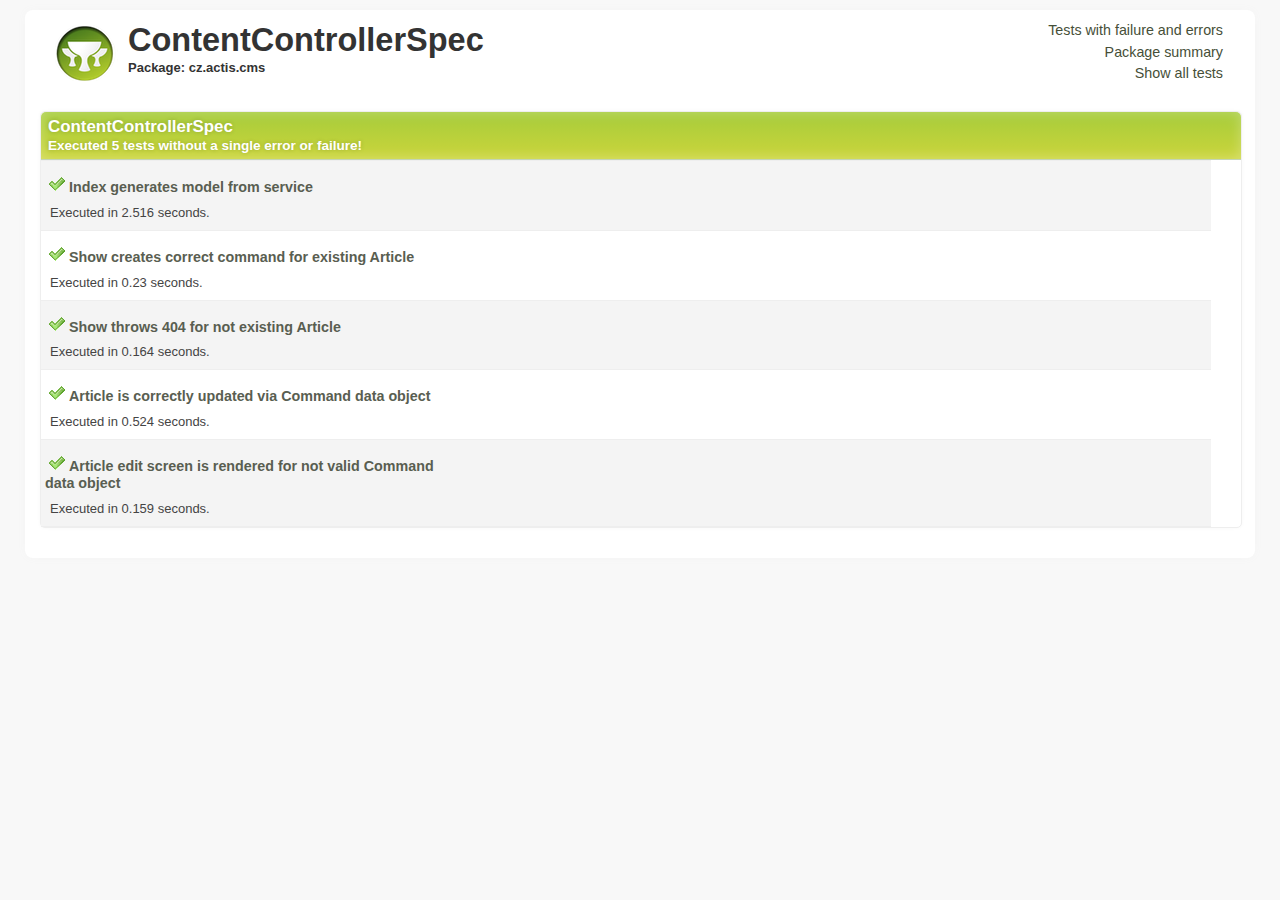
<file: target/test-reports/html/cz/actis/cms/4_ContentControllerSpec.html>
<!DOCTYPE html><html xmlns:lxslt="http://xml.apache.org/xslt" xmlns:stringutils="xalan://org.apache.tools.ant.util.StringUtils">
<head>
<META http-equiv="Content-Type" content="text/html; charset=utf-8">
<title>
                    Test - ContentControllerSpec</title>
<link rel="shortcut icon" href="http://grails.org/images/favicon.ico" type="image/x-icon">
<link rel="stylesheet" type="text/css" title="Style" href="../../../stylesheet.css">
</head>
<body>
<div class="container container_8" id="report">
<div class="grid_6">
<a title="Home" href="../../../index.html">
<div class="grailslogo"></div>
</a>
<h1>ContentControllerSpec</h1>
<h2>Package: cz.actis.cms</h2>
</div>
<div class="grid_2">
<nav id="navigationlinks">
<p>
<a href="../../../failed.html">
                    Tests with failure and errors
                </a>
</p>
<p>
<a href="../../../index.html">
                    Package summary
                </a>
</p>
<p>
<a href="../../../all.html">
                    Show all tests
                </a>
</p>
</nav>
</div>
<div class="clear"></div>
<div class="testsuite success">
<div class="header">
<h2>ContentControllerSpec</h2>
<h3>
                        Executed
                        5
                        tests
                    
                        without a single error or failure!
                    </h3>
</div>
<div class="testcase clearfix success grid_8 alpha omega" data-name="Index generates model from service">
<div class="grid_3 alpha">
<p>
<span class="icon success"></span><b class="testname message success">Index generates model from service</b>
</p>
<p class="summary">Executed in 2.516 seconds.</p>
</div>
<div class="grid_5 omega outputinfo"></div>
<div class="clear"></div>
</div>
<div class="testcase clearfix success grid_8 alpha omega" data-name="Show creates correct command for existing Article">
<div class="grid_3 alpha">
<p>
<span class="icon success"></span><b class="testname message success">Show creates correct command for existing Article</b>
</p>
<p class="summary">Executed in 0.23 seconds.</p>
</div>
<div class="grid_5 omega outputinfo"></div>
<div class="clear"></div>
</div>
<div class="testcase clearfix success grid_8 alpha omega" data-name="Show throws 404 for not existing Article">
<div class="grid_3 alpha">
<p>
<span class="icon success"></span><b class="testname message success">Show throws 404 for not existing Article</b>
</p>
<p class="summary">Executed in 0.164 seconds.</p>
</div>
<div class="grid_5 omega outputinfo"></div>
<div class="clear"></div>
</div>
<div class="testcase clearfix success grid_8 alpha omega" data-name="Article is correctly updated via Command data object">
<div class="grid_3 alpha">
<p>
<span class="icon success"></span><b class="testname message success">Article is correctly updated via Command data object</b>
</p>
<p class="summary">Executed in 0.524 seconds.</p>
</div>
<div class="grid_5 omega outputinfo"></div>
<div class="clear"></div>
</div>
<div class="testcase clearfix success grid_8 alpha omega" data-name="Article edit screen is rendered for not valid Command data object">
<div class="grid_3 alpha">
<p>
<span class="icon success"></span><b class="testname message success">Article edit screen is rendered for not valid Command data object</b>
</p>
<p class="summary">Executed in 0.159 seconds.</p>
</div>
<div class="grid_5 omega outputinfo"></div>
<div class="clear"></div>
</div>
<div class="clearfix output footer">
<div class="sysout">
<h2>Standard output</h2>
<pre class="stdout">--Output from Index generates model from service--
--Output from Show creates correct command for existing Article--
--Output from Show throws 404 for not existing Article--
--Output from Article is correctly updated via Command data object--
--Output from Article edit screen is rendered for not valid Command data object--
</pre>
</div>
<div class="syserr">
<h2>System error</h2>
<pre class="syserr">--Output from Index generates model from service--
--Output from Show creates correct command for existing Article--
--Output from Show throws 404 for not existing Article--
--Output from Article is correctly updated via Command data object--
--Output from Article edit screen is rendered for not valid Command data object--
</pre>
</div>
</div>
<div class="clear"></div>
</div>
<div class="clear"></div>
</div>
<!--
            Parses JUnit output and associates it with the corresponding test case
        -->
<script language="javascript">


/**
 * The JUnit report format is incredibly stuipd in the
 * sense that it accumulates output from all test methods
 * into a single xml node.
 */
(function() {

    var outputElements = findOutputElements();
    for (var i in outputElements) {
        var outputElement = outputElements[i];
        var textOutput = outputElement.element.firstChild.nodeValue;
        var header = outputElement.getHeader();
        appendTestMethodOutput(textOutput, header);
    }

    function findOutputElements() {
        var outputElements = [];
        var preElements = document.getElementsByTagName("pre");
        for (var i in preElements) {
            var preElement = preElements[i];
            var className = preElement.className || "";
            if (className.indexOf("stdout") >= 0) {
                var outputElement = new OutputElement(preElement, "output");
                outputElements.push(outputElement);
            } else if (className.indexOf("syserr") >= 0) {
                var outputElement = new OutputElement(preElement, "error");
                outputElements.push(outputElement);
            }
        }

        return outputElements;
    }

    function OutputElement(element, type) {
        this.element = element;
        this.type = type;

        this.getHeader = function() {
            if (type === "output") {
                return "System output";
            } else if ("error") {
                return "System error";
            }
        }
    }

    function appendTestMethodOutput(text, header) {
        var testOutput = new TestMethodOutput(header);

        var lines = text.split(/\r\n|\r|\n/);
        for (var i in lines) {
            var line = lines[i];
            var matches = line.match(/^--Output from (.*)--$/);
            if (matches !== null && matches.length == 2) {
                testOutput.flushToDom();
                testOutput.testName = matches[1];
            } else {
                testOutput.addLine(line);
            }
        }

        testOutput.flushToDom();
    }

    function TestMethodOutput(header) {
        this.header = header;
        this.testName = undefined;
        this.buffer = "";

        this.addLine = function(line) {
            this.buffer += line + "\n";
        }

        this.flushToDom = function() {
            if (this.testName !== undefined) {
                var domNode = getTestcaseElementByName(this.testName);
                if (domNode !== undefined && trimString(this.buffer).length > 0) {
                    this.appendTo(domNode);
                }

                this.reset();
            }
        }

        this.appendTo = function(domNode) {
            var node = document.createElement("div");
            node.innerHTML = '<p><b class="message">' + header + '</b></p>';

            var preNode = document.createElement("pre");
            preNode.appendChild(document.createTextNode(this.buffer));
            node.appendChild(preNode);

            var outputContainer = findElementByTagClassAndParent("div", "outputinfo", domNode);
            outputContainer.appendChild(node);
        }

        this.reset = function() {
            this.methodName = undefined;
            this.buffer = "";
        }
    }

    function getTestcaseElementByName(name) {
        var divElements = document.getElementsByTagName("div");
        var elementCount = divElements.length;
        for (var i=0; i<elementCount; i++) {
            var el = divElements[i];
            if (el.getAttribute("data-name") === name) {
                return el;
            }
        }
    }

    function findElementByTagClassAndParent(tagName, className, parentNode) {
        var elements = parentNode.getElementsByTagName(tagName);
        for (var i in elements) {
            var element = elements[i];

            // Not 100% correct, but good enough here
            if (element.className !== undefined && element.className.indexOf(className) >= 0) {
                return element;
            }
        }
    }

    function trimString(str) {
        return str.replace(/^\s\s*/, '').replace(/\s\s*$/, '');
    }

})();

        </script>
</body>
</html>
</file>
<file: target/test-reports/html/stylesheet.css>
/* html5 boilerplate */
        html, body, div, span, object, iframe,
        h1, h2, h3, h4, h5, h6, p, blockquote, pre,
        abbr, address, cite, code, del, dfn, em, img, ins, kbd, q, samp,
        small, strong, sub, sup, var, b, i, dl, dt, dd, ol, ul, li {
        margin: 0;
        padding: 0;
        border: 0;
        font-size: 100%;
        font: inherit;
        vertical-align: baseline;
        }

        select, input, textarea, button { font:99% sans-serif; }
        pre, code, kbd, samp { font-family: monospace, sans-serif; }

        html { overflow-y: scroll; }
        a:hover, a:active { outline: none; }

        ::-moz-selection{ background: #FF9800; color:#fff; text-shadow: none; }
        ::selection { background: #FF9800; color:#fff; text-shadow: none; }
        a:link { -webkit-tap-highlight-color: #FF9800; }

        h1 { font-size: 2.5em; }
        h1, h2, h3, h4, h5, h6 { font-weight: bold; }
        body, select, input, textarea { color: #333; }

        /* html5 boilerpalte end */

        body {
            color: #333333;
            background-color: #F8F8F8;
            font:13px/1.231 ubuntu, sans-serif; *font-size:small;
        }

        p.intro { font-size: 1.5em; }

        a { color: #1A4491; text-decoration: none; }
        a:hover { }

        pre {
            border-radius: 5px;
            margin-bottom: 8px;
            padding: 15px;
            background-color: #FFFFFF;
            border: 1px solid #DEDEDE;
            font-family: Consolas, Monaco, monospace;
            font-size: 0.9em;
            white-space: pre;
            white-space: pre-wrap;
            word-wrap:
            break-word;
        }

        #report {
            border-radius: 8px;
            box-shadow: 0 0 8px #F5F5F5;

            background-color: white;
            margin: 10px auto;
            padding: 10px 15px;
        }

        /* Navigation links between the various views
        - - - - - - - - - - - - - - - - - - - - - - */
        #navigationlinks { text-align: right; }
        #navigationlinks p { padding: 2px; }
        #navigationlinks a { font-size: 1.1em; color: #464F38; }
        #navigationlinks a:hover { color: #333; }

        /* Test suites
        - - - - - - */

        .testsuite {
            border-radius: 5px;
            box-shadow: 0 0 4px #F8F8F8;

            background-color: F7F7F7;
            background: -moz-linear-gradient(center top , #F7F7F7, #FEFEFE);

            border: 1px solid #EEEEEE;
            margin: 20px 0;
            text-align: left;
            width: 100%;
        }

        .testsuite .header {
            color: white;
            padding: 5px 7px;
            text-shadow: 0 0 4px rgba(0, 0, 0, 0.2);
            font-size: 1.3em;

            border-radius: 5px 5px 0 0;
            box-shadow: 0 0 13px rgba(255, 255, 255, 0.3) inset;
        }

        .testsuite.error .header {
            background-color: #BC2F2F;
            background: -moz-linear-gradient(#BC2F2F, #C96952);
            background: -webkit-linear-gradient(#BC2F2F, #C96952);
            background: linear-gradient(#BC2F2F, #C96952);
            border-bottom: 1px solid #BE5B5B;
        }

        .testsuite.failure .header {
            background-color: #E69814;
            background: -moz-linear-gradient(#FFB75B, #E69814);
            background: -webkit-linear-gradient(#FFB75B, #E69814);
            background: linear-gradient(#FFB75B, #E69814);
            border-bottom: 1px solid #CD912B;
        }

        .testsuite.success .header {
            background-color: #A6CC3B;
            background: -moz-linear-gradient(#A6CC3B, #CBD53B);
            background: -webkit-linear-gradient(#A6CC3B, #CBD53B);
            background: linear-gradient(#A6CC3B, #CBD53B);
            border-bottom: 1px solid #C4D5B6;
        }

        .testsuite .header h2, h3 { margin: 0; padding: 0; }
        .testsuite .header h3 { font-size: 0.8em; }

        .testsuite .name {
            width: 50%;
        }

        .testsuite .time {
            width: 10%;
        }

        .testsuite .testcase {
            padding: 5px 0;
        }

        /* Link to individual test cases
        - - - - - - - - - - - - - - - - - */

        .packagelink {
            border: 1px solid transparent;
            float: left;
            font-size: 1.1em;
            list-style: none outside none;
            padding: 2px 7px 4px 7px;
            margin: 3px;
        }

        .packagelink:hover {
            border-radius: 4px;
            background-color: #f7f7f7;
            border: 1px solid #ddd;
        }

        .packagelink a {
            color: blue;
            text-decoration: none;
            display: inline-block;
        }

        .packagelink.failure a {
            color: #FB6C00 !important;
        }

        .packagelink.error a {
            color: #DD0707 !important;
        }

        .packagelink.success a {
            color: #344804 !important;
        }

        /* force line break for long test names wihtout white-space */
        .message { word-wrap: break-word; }

        .testcase.success .message { color: #595E51; }
        .testcase.error .message { color: #AA0E0E; }
        .testcase.failure .message { color: #FB6C00; }

        .testsuite .testcase:nth-of-type(2n) {
            background-color: #F4F4F4;
            border-bottom: 1px solid #EEEEEE;
            border-top: 1px solid #EEEEEE;
        }

        .testcase .message {
            font-size: 1.1em;
            font-weight: bold;
        }

        .testcase p.summary {
            margin-left: 5px;
            font-size: 1em;
            color: #444;
        }

        .outputinfo p { margin-top: 9px; }

        /* output is parsed using javascript and not visible by default.
        I don't think that having a non-javascript fallback is important
        as most Grails developers won't be using IE 6 :D */

        .testsuite .footer { display: none; }
        p { padding: 4px; }

        .footer.output {
            border-radius: 0 0 5px 5px;
            background-color: #F8F8F8;
            background: -moz-linear-gradient(center top , #F8F8F8, #F2F2F2);
            border-top: 1px solid #EEEEEE;
            margin-top: 10px;
        }

        .footer.output h2 { padding: 5px 0 0 5px; }
        .footer.output .sysout, .syserr { float: left; width: 49%; }
        .footer.output pre { margin: 5px; }

        .errorMessage {
            color: #AA0E0E;
            font-size: 1em;
            font-weight: bold;
        }

        .errorMessage.failure { color: #FB6C00 !important; }

        .grailslogo {
            background-image: url("[data-uri]");
            width: 63px; height: 66px;
            margin: 0 10px 5px 0;
            float: left;
        }

        /* icons */
        .icon { width: 16px; height: 16px; margin: 6px 4px 0; display: inline-block; }
        .icon.failure { background-image: url("[data-uri]"); }
        .icon.error { background-image: url("[data-uri]"); }
        .icon.success { background-image: url("[data-uri]"); }

        /* 960gs */
        body{min-width:1200px}
		.container_8{margin-left:auto;margin-right:auto;width:1200px}
		.grid_1,.grid_2,.grid_3,.grid_4,.grid_5,.grid_6,.grid_7,.grid_8{display:inline;float:left;position:relative;margin-left:15px;margin-right:15px}
		.push_1,.pull_1,.push_2,.pull_2,.push_3,.pull_3,.push_4,.pull_4,.push_5,.pull_5,.push_6,.pull_6,.push_7,.pull_7,.push_8,.pull_8{position:relative}
		.alpha{margin-left:0}
		.omega{margin-right:0}
		.container_8 .grid_1{width:120px}
		.container_8 .grid_2{width:270px}
		.container_8 .grid_3{width:420px}
		.container_8 .grid_4{width:570px}
		.container_8 .grid_5{width:720px}
		.container_8 .grid_6{width:870px}
		.container_8 .grid_7{width:1020px}
		.container_8 .grid_8{width:1170px}
		.container_8 .prefix_1{padding-left:150px}
		.container_8 .prefix_2{padding-left:300px}
		.container_8 .prefix_3{padding-left:450px}
		.container_8 .prefix_4{padding-left:600px}
		.container_8 .prefix_5{padding-left:750px}
		.container_8 .prefix_6{padding-left:900px}
		.container_8 .prefix_7{padding-left:1050px}
		.container_8 .suffix_1{padding-right:150px}
		.container_8 .suffix_2{padding-right:300px}
		.container_8 .suffix_3{padding-right:450px}
		.container_8 .suffix_4{padding-right:600px}
		.container_8 .suffix_5{padding-right:750px}
		.container_8 .suffix_6{padding-right:900px}
		.container_8 .suffix_7{padding-right:1050px}
		.container_8 .push_1{left:150px}
		.container_8 .push_2{left:300px}
		.container_8 .push_3{left:450px}
		.container_8 .push_4{left:600px}
		.container_8 .push_5{left:750px}
		.container_8 .push_6{left:900px}
		.container_8 .push_7{left:1050px}
		.container_8 .pull_1{left:-150px}
		.container_8 .pull_2{left:-300px}
		.container_8 .pull_3{left:-450px}
		.container_8 .pull_4{left:-600px}
		.container_8 .pull_5{left:-750px}
		.container_8 .pull_6{left:-900px}
		.container_8 .pull_7{left:-1050px}
		.clear{clear:both;display:block;overflow:hidden;visibility:hidden;width:0;height:0}
		.clearfix:before,.clearfix:after{content:'\0020';display:block;overflow:hidden;visibility:hidden;width:0;height:0}
		.clearfix:after{clear:both}
		.clearfix{zoom:1}
</file>
